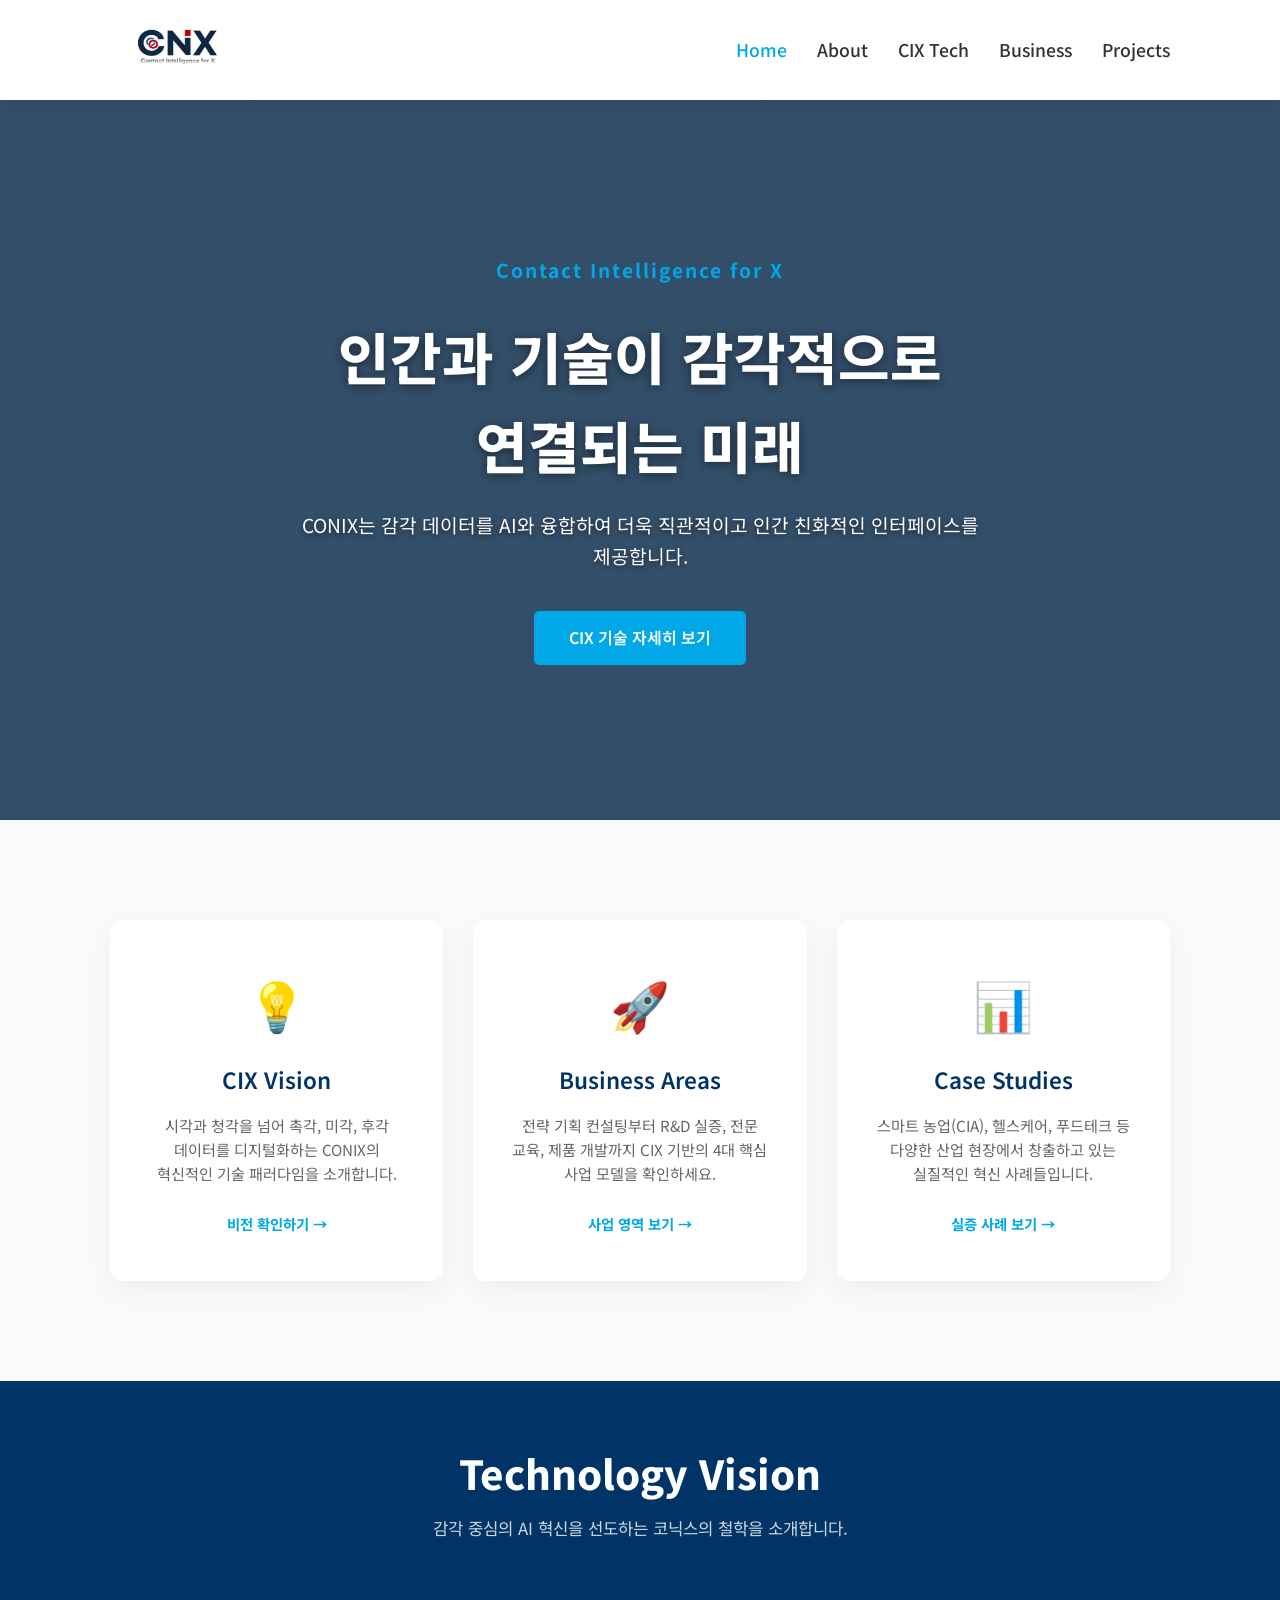
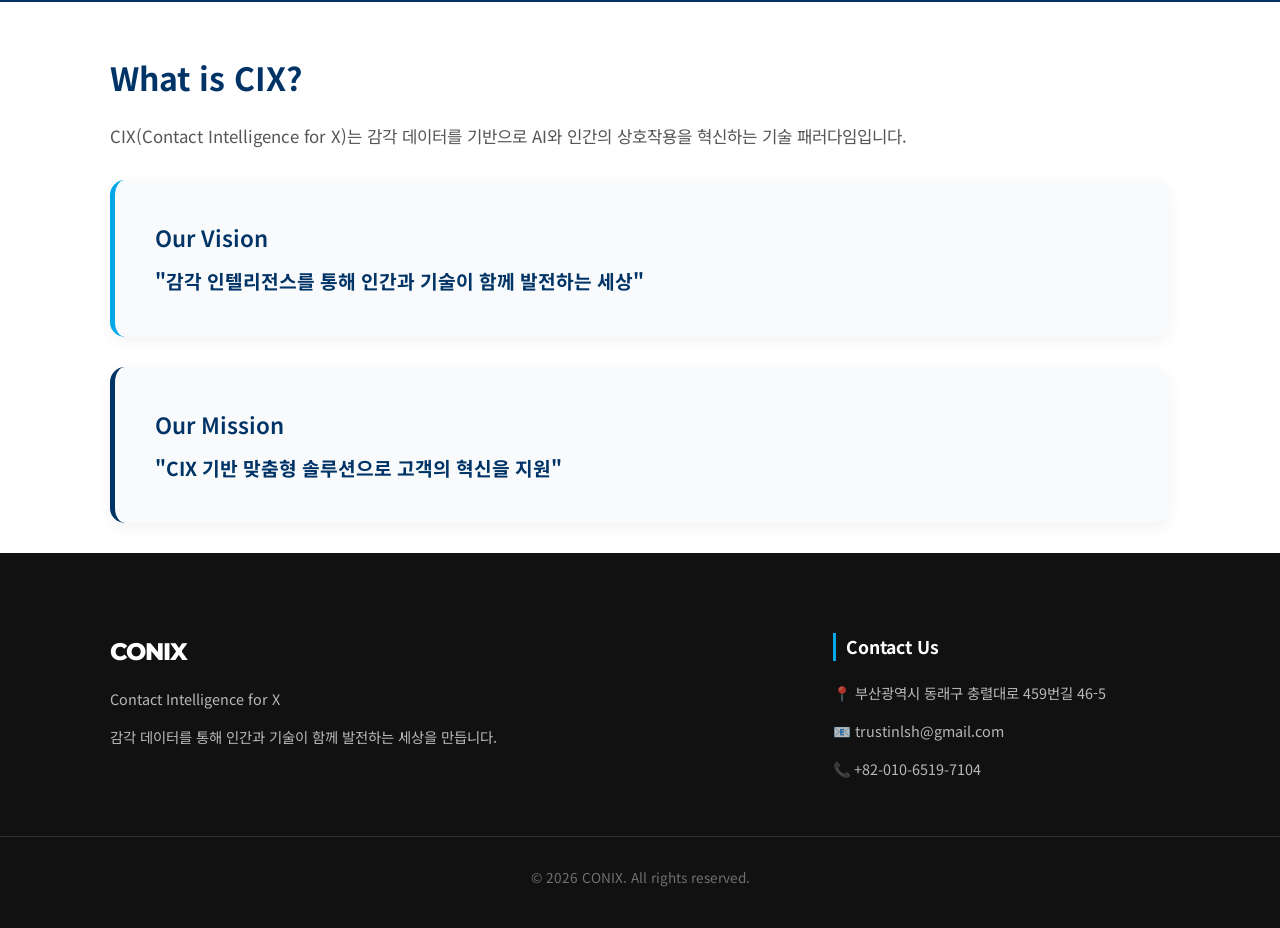
<file: index.html>
<!DOCTYPE html>
<html lang="ko">
<head>
    <meta charset="UTF-8">
    <meta name="viewport" content="width=device-width, initial-scale=1.0">
    <title>CONIX | Contact Intelligence for X</title>
    <link href="https://fonts.googleapis.com/css2?family=Noto+Sans+KR:wght@300;400;700&family=Montserrat:wght@700;800&display=swap" rel="stylesheet">
    <link rel="stylesheet" href="style.css">
</head>
<body>
   <div id="header-placeholder"></div>

    <header class="hero">
        <div class="container">
            <h2>Contact Intelligence for X</h2>
            <h1>인간과 기술이 감각적으로<br>연결되는 미래</h1>
            <p>CONIX는 감각 데이터를 AI와 융합하여 더욱 직관적이고 인간 친화적인 인터페이스를 제공합니다.</p>
            <a href="about.html" class="btn btn-primary">CIX 기술 자세히 보기</a>
        </div>
    </header>

    <section class="preview-section">
        <div class="container">
            <div class="preview-grid">
                <div class="preview-card">
                    <div class="icon">💡</div>
                    <h3>CIX Vision</h3>
                    <p>시각과 청각을 넘어 촉각, 미각, 후각 데이터를 디지털화하는 CONIX의 혁신적인 기술 패러다임을 소개합니다.</p>
                    <a href="about.html" class="link-btn">비전 확인하기 &rarr;</a>
                </div>
                <div class="preview-card">
                    <div class="icon">🚀</div>
                    <h3>Business Areas</h3>
                    <p>전략 기획 컨설팅부터 R&D 실증, 전문 교육, 제품 개발까지 CIX 기반의 4대 핵심 사업 모델을 확인하세요.</p>
                    <a href="business.html" class="link-btn">사업 영역 보기 &rarr;</a>
                </div>
                <div class="preview-card">
                    <div class="icon">📊</div>
                    <h3>Case Studies</h3>
                    <p>스마트 농업(CIA), 헬스케어, 푸드테크 등 다양한 산업 현장에서 창출하고 있는 실질적인 혁신 사례들입니다.</p>
                    <a href="projects.html" class="link-btn">실증 사례 보기 &rarr;</a>
                </div>
            </div>
        </div>
    </section>

   <body>
    <div id="header-placeholder"></div>

    <div class="sub-page-header">
        <div class="container">
            <h1>Technology Vision</h1>
            <p>감각 중심의 AI 혁신을 선도하는 코닉스의 철학을 소개합니다.</p>
        </div>
    </div>

    <section class="vision-section">
        <div class="container">
            <h2 style="color: var(--primary-color); margin-bottom: 20px;">What is CIX?</h2>
            <p>CIX(Contact Intelligence for X)는 감각 데이터를 기반으로 AI와 인간의 상호작용을 혁신하는 기술 패러다임입니다.</p>
            <div class="mission-box">
                <h3>Our Vision</h3>
                <p style="font-size: 1.2rem; font-weight: 700;">"감각 인텔리전스를 통해 인간과 기술이 함께 발전하는 세상"</p>
            </div>
            <div class="mission-box" style="border-left-color: var(--primary-color);">
                <h3>Our Mission</h3>
                <p style="font-size: 1.2rem; font-weight: 700;">"CIX 기반 맞춤형 솔루션으로 고객의 혁신을 지원"</p>
            </div>
        </div>
    </section>

    <div id="footer-placeholder"></div>

    <script src="common.js"></script>
</body>
</body>
</html>
</file>
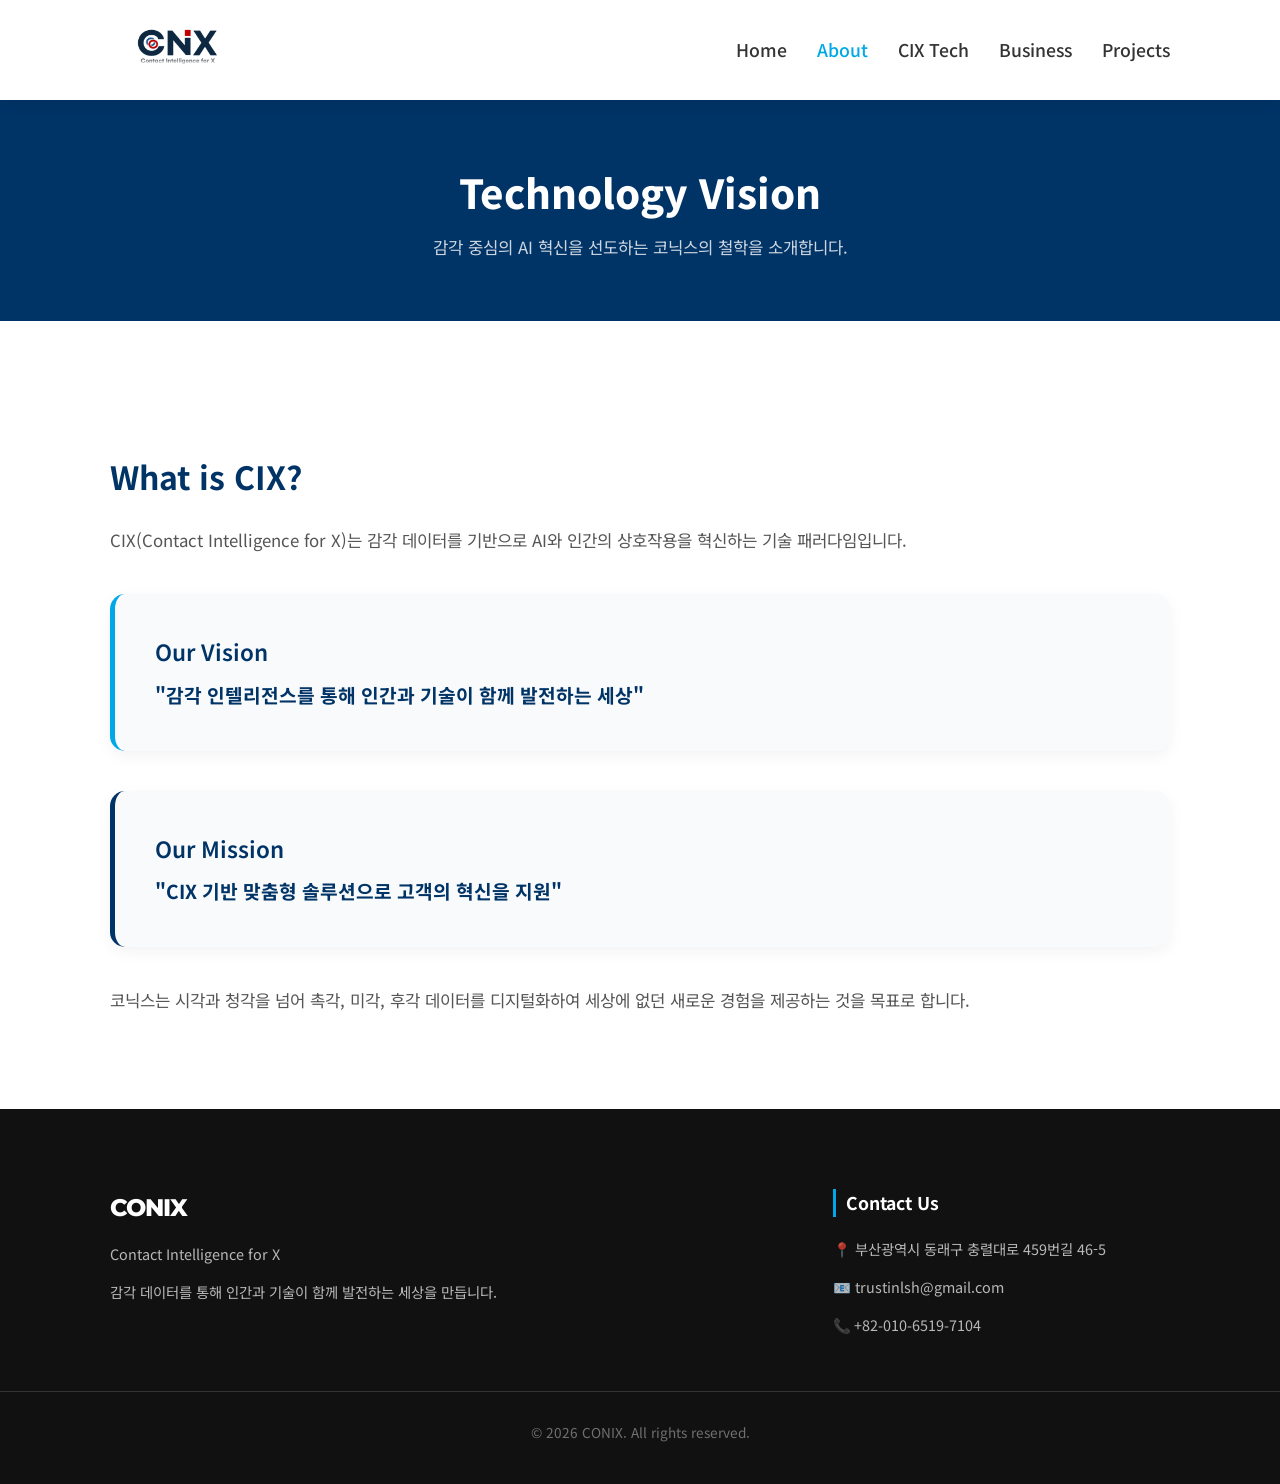
<file: about.html>
<!DOCTYPE html>
<html lang="ko">
<head>
    <meta charset="UTF-8">
    <meta name="viewport" content="width=device-width, initial-scale=1.0">
    <title>About | CONIX - 기술 비전</title>
    <link href="https://fonts.googleapis.com/css2?family=Noto+Sans+KR:wght@300;400;700&family=Montserrat:wght@700;800&display=swap" rel="stylesheet">
    <link rel="stylesheet" href="style.css">
    <style>
        .sub-page-header { background: var(--primary-color); padding: 60px 0; color: white; text-align: center; }
        .vision-section { padding: 80px 0; }
        .mission-box { background: var(--light-bg); padding: 40px; border-radius: 15px; border-left: 5px solid var(--accent-color); margin: 40px 0; }
    </style>
</head>
<body>
    <div id="header-placeholder"></div>

    <div class="sub-page-header section-padding" style="background: var(--primary-color); color: white; text-align: center;">
        <div class="container">
            <h1>Technology Vision</h1>
            <p style="color: rgba(255,255,255,0.8);">감각 중심의 AI 혁신을 선도하는 코닉스의 철학을 소개합니다.</p>
        </div>
    </div>

    <section class="vision-section section-padding">
        <div class="container">
            <h2>What is CIX?</h2>
            <p>CIX(Contact Intelligence for X)는 감각 데이터를 기반으로 AI와 인간의 상호작용을 혁신하는 기술 패러다임입니다.</p>

            <div class="mission-box">
                <h3>Our Vision</h3>
                <p>"감각 인텔리전스를 통해 인간과 기술이 함께 발전하는 세상"</p>
            </div>

            <div class="mission-box" style="border-left-color: var(--primary-color);"> <h3>Our Mission</h3>
                <p>"CIX 기반 맞춤형 솔루션으로 고객의 혁신을 지원"</p>
            </div>

            <p style="margin-top: 40px;">코닉스는 시각과 청각을 넘어 촉각, 미각, 후각 데이터를 디지털화하여 세상에 없던 새로운 경험을 제공하는 것을 목표로 합니다.</p>
        </div>
    </section>

    <div id="footer-placeholder"></div>

    <script src="common.js"></script>
</body>
</html>
</file>
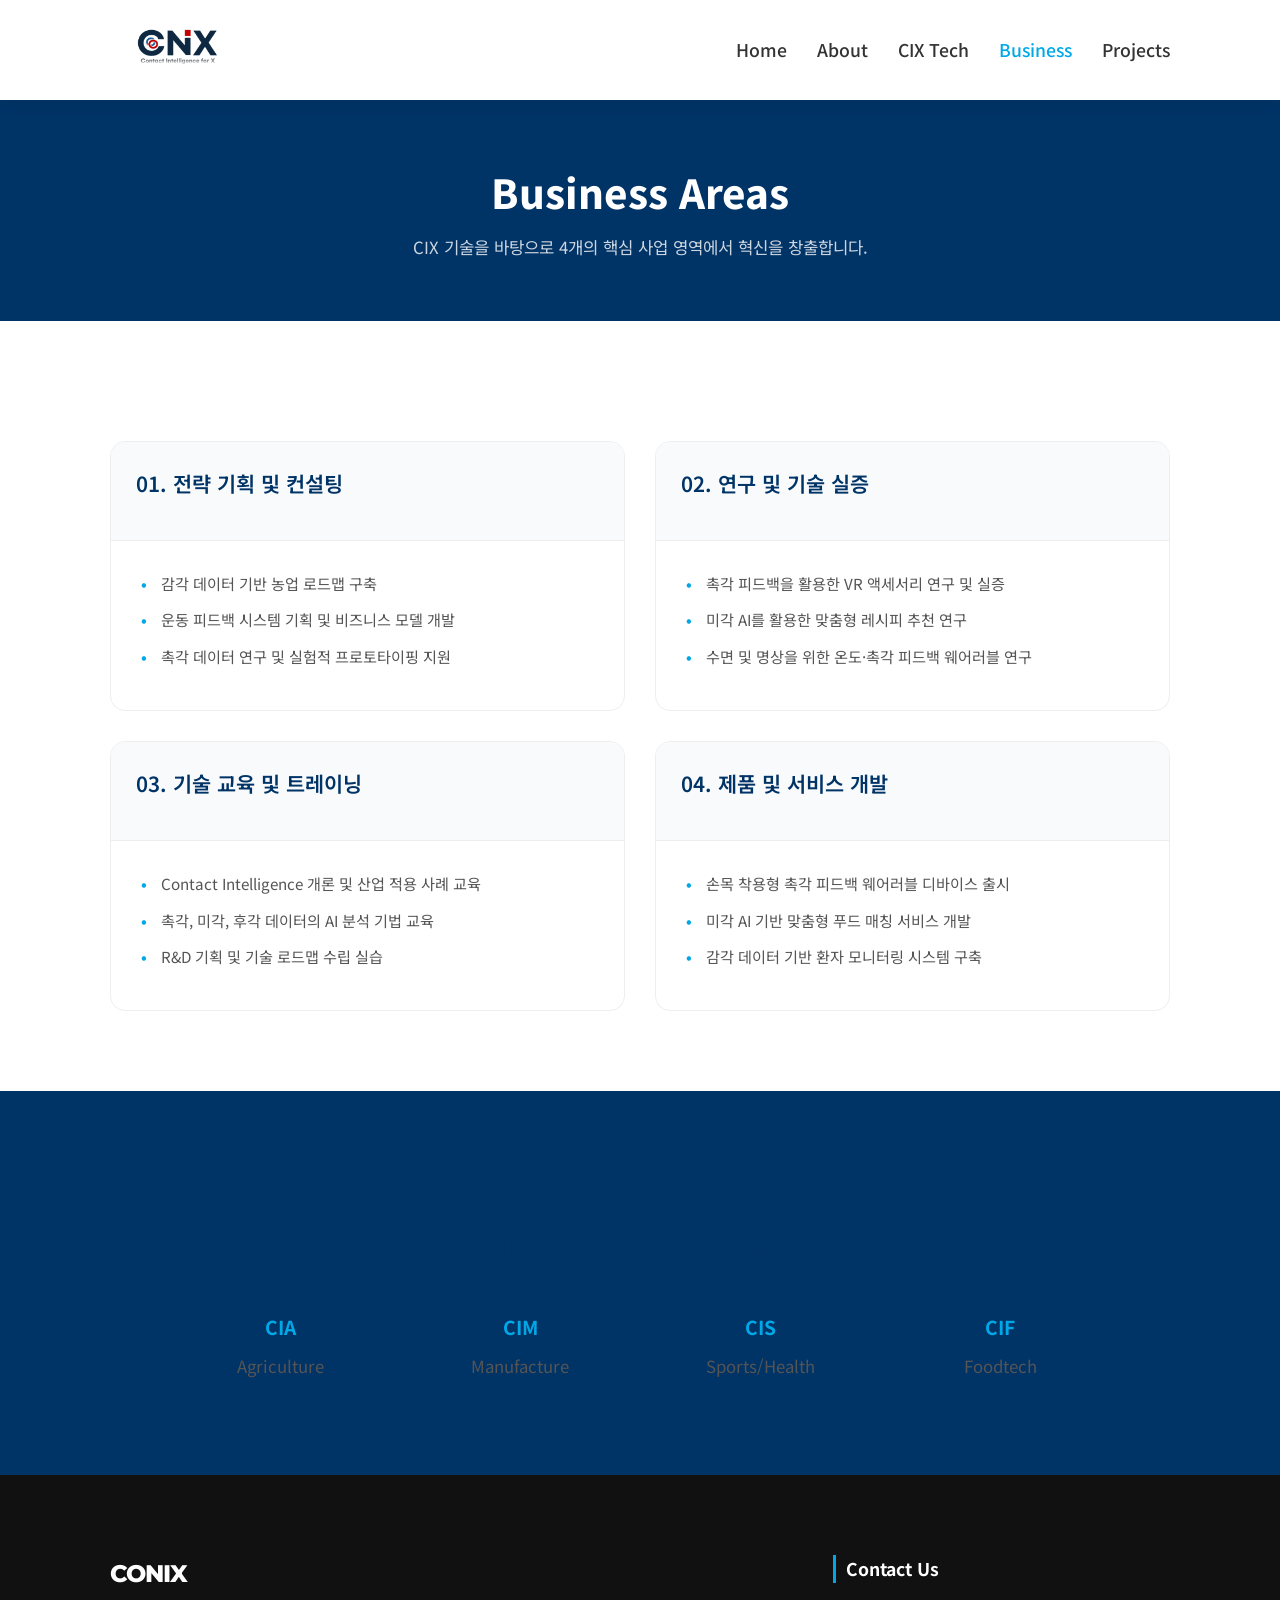
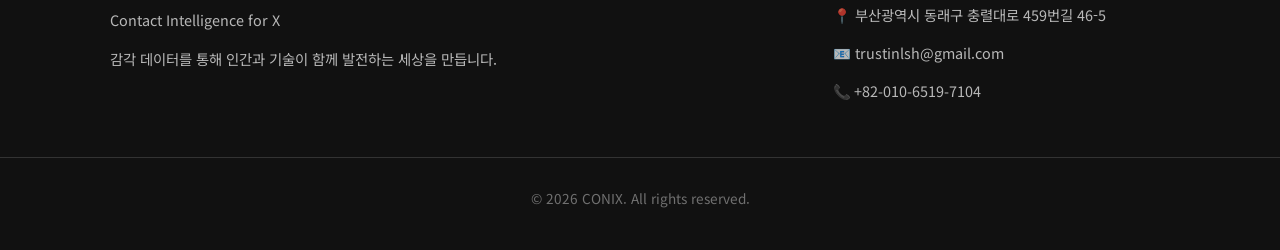
<file: business.html>
<!DOCTYPE html>
<html lang="ko">
<head>
    <meta charset="UTF-8">
    <meta name="viewport" content="width=device-width, initial-scale=1.0">
    <title>Business | CONIX - 사업 영역</title>
    <link href="https://fonts.googleapis.com/css2?family=Noto+Sans+KR:wght@300;400;700&family=Montserrat:wght@700;800&display=swap" rel="stylesheet">
    <link rel="stylesheet" href="style.css">
    <style>
        .sub-page-header { background: var(--primary-color); padding: 60px 0; color: white; text-align: center; }
        .business-section { padding: 80px 0; }
        .business-grid { display: grid; grid-template-columns: repeat(2, 1fr); gap: 30px; margin-top: 40px; }
        .business-card { background: var(--white); border: 1px solid #eee; border-radius: 15px; overflow: hidden; transition: 0.3s; }
        .business-card:hover { box-shadow: 0 15px 30px rgba(0,0,0,0.1); transform: translateY(-5px); }
        .card-header { background: var(--light-bg); padding: 25px; border-bottom: 1px solid #eee; }
        .card-header h3 { color: var(--primary-color); font-size: 1.3rem; }
        .card-body { padding: 30px; }
        .card-body ul { list-style: none; }
        .card-body li { margin-bottom: 12px; padding-left: 20px; position: relative; font-size: 0.95rem; color: #555; }
        .card-body li::before { content: '•'; color: var(--accent-color); position: absolute; left: 0; font-weight: bold; }
        .industry-section { background-color: var(--primary-color); color: white; padding: 80px 0; text-align: center; }
        .industry-flex { display: flex; justify-content: center; flex-wrap: wrap; gap: 40px; margin-top: 40px; }
        .industry-item { flex: 1; min-width: 150px; max-width: 200px; }
        .industry-item h4 { color: var(--accent-color); margin-bottom: 10px; font-size: 1.2rem; }
        @media (max-width: 768px) { .business-grid { grid-template-columns: 1fr; } }
    </style>
</head>
<body>
    <div id="header-placeholder"></div>

    <div class="sub-page-header">
        <div class="container">
            <h1>Business Areas</h1>
            <p>CIX 기술을 바탕으로 4개의 핵심 사업 영역에서 혁신을 창출합니다.</p>
        </div>
    </div>

    <section class="business-section">
        <div class="container">
            <div class="business-grid">
                <div class="business-card">
                    <div class="card-header"><h3>01. 전략 기획 및 컨설팅</h3></div>
                    <div class="card-body">
                        <ul>
                            <li>감각 데이터 기반 농업 로드맵 구축</li>
                            <li>운동 피드백 시스템 기획 및 비즈니스 모델 개발</li>
                            <li>촉각 데이터 연구 및 실험적 프로토타이핑 지원</li>
                        </ul>
                    </div>
                </div>
                <div class="business-card">
                    <div class="card-header"><h3>02. 연구 및 기술 실증</h3></div>
                    <div class="card-body">
                        <ul>
                            <li>촉각 피드백을 활용한 VR 액세서리 연구 및 실증</li>
                            <li>미각 AI를 활용한 맞춤형 레시피 추천 연구</li>
                            <li>수면 및 명상을 위한 온도·촉각 피드백 웨어러블 연구</li>
                        </ul>
                    </div>
                </div>
                <div class="business-card">
                    <div class="card-header"><h3>03. 기술 교육 및 트레이닝</h3></div>
                    <div class="card-body">
                        <ul>
                            <li>Contact Intelligence 개론 및 산업 적용 사례 교육</li>
                            <li>촉각, 미각, 후각 데이터의 AI 분석 기법 교육</li>
                            <li>R&D 기획 및 기술 로드맵 수립 실습</li>
                        </ul>
                    </div>
                </div>
                <div class="business-card">
                    <div class="card-header"><h3>04. 제품 및 서비스 개발</h3></div>
                    <div class="card-body">
                        <ul>
                            <li>손목 착용형 촉각 피드백 웨어러블 디바이스 출시</li>
                            <li>미각 AI 기반 맞춤형 푸드 매칭 서비스 개발</li>
                            <li>감각 데이터 기반 환자 모니터링 시스템 구축</li>
                        </ul>
                    </div>
                </div>
            </div>
        </div>
    </section>

    <section class="industry-section">
        <div class="container">
            <h2>CIX for Your Industry</h2>
            <div class="industry-flex">
                <div class="industry-item"><h4>CIA</h4><p>Agriculture</p></div>
                <div class="industry-item"><h4>CIM</h4><p>Manufacture</p></div>
                <div class="industry-item"><h4>CIS</h4><p>Sports/Health</p></div>
                <div class="industry-item"><h4>CIF</h4><p>Foodtech</p></div>
            </div>
        </div>
    </section>

   <div id="footer-placeholder"></div>

    <script src="common.js"></script>
</body>
</html>
</file>
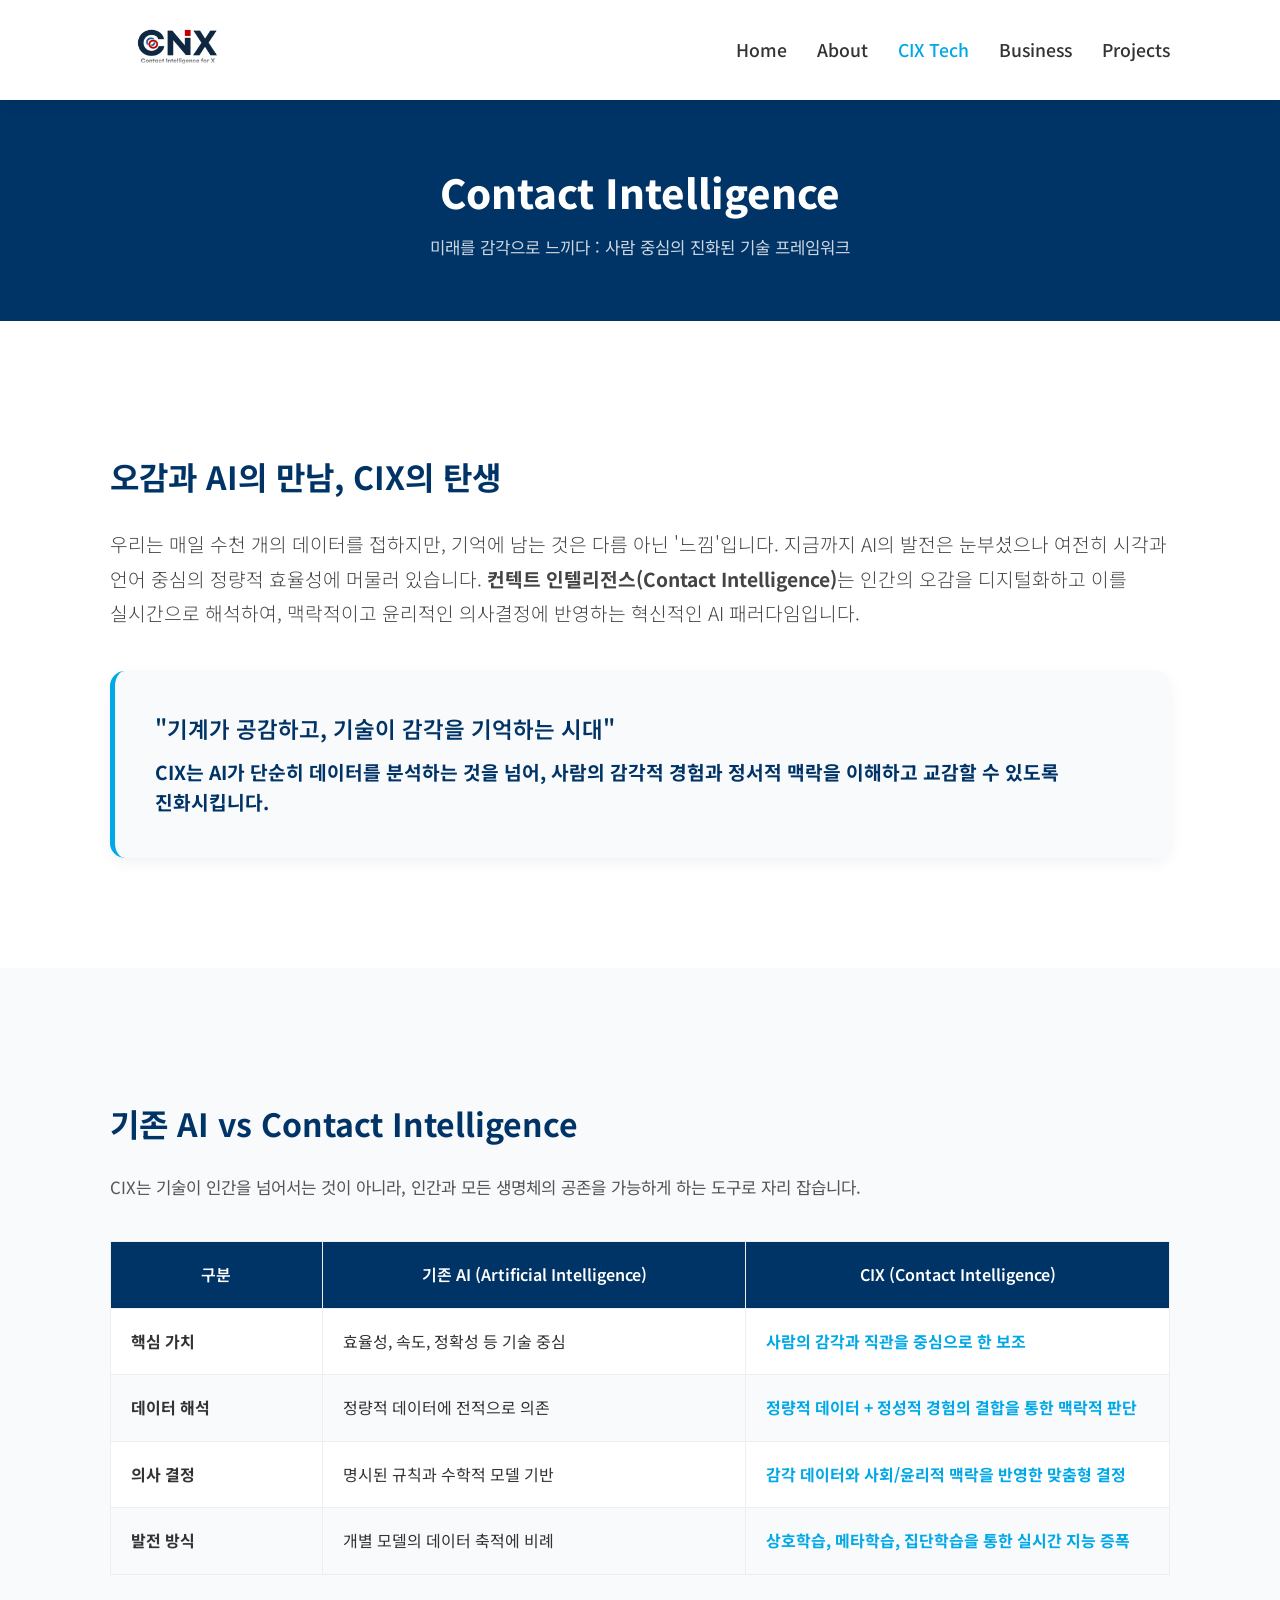
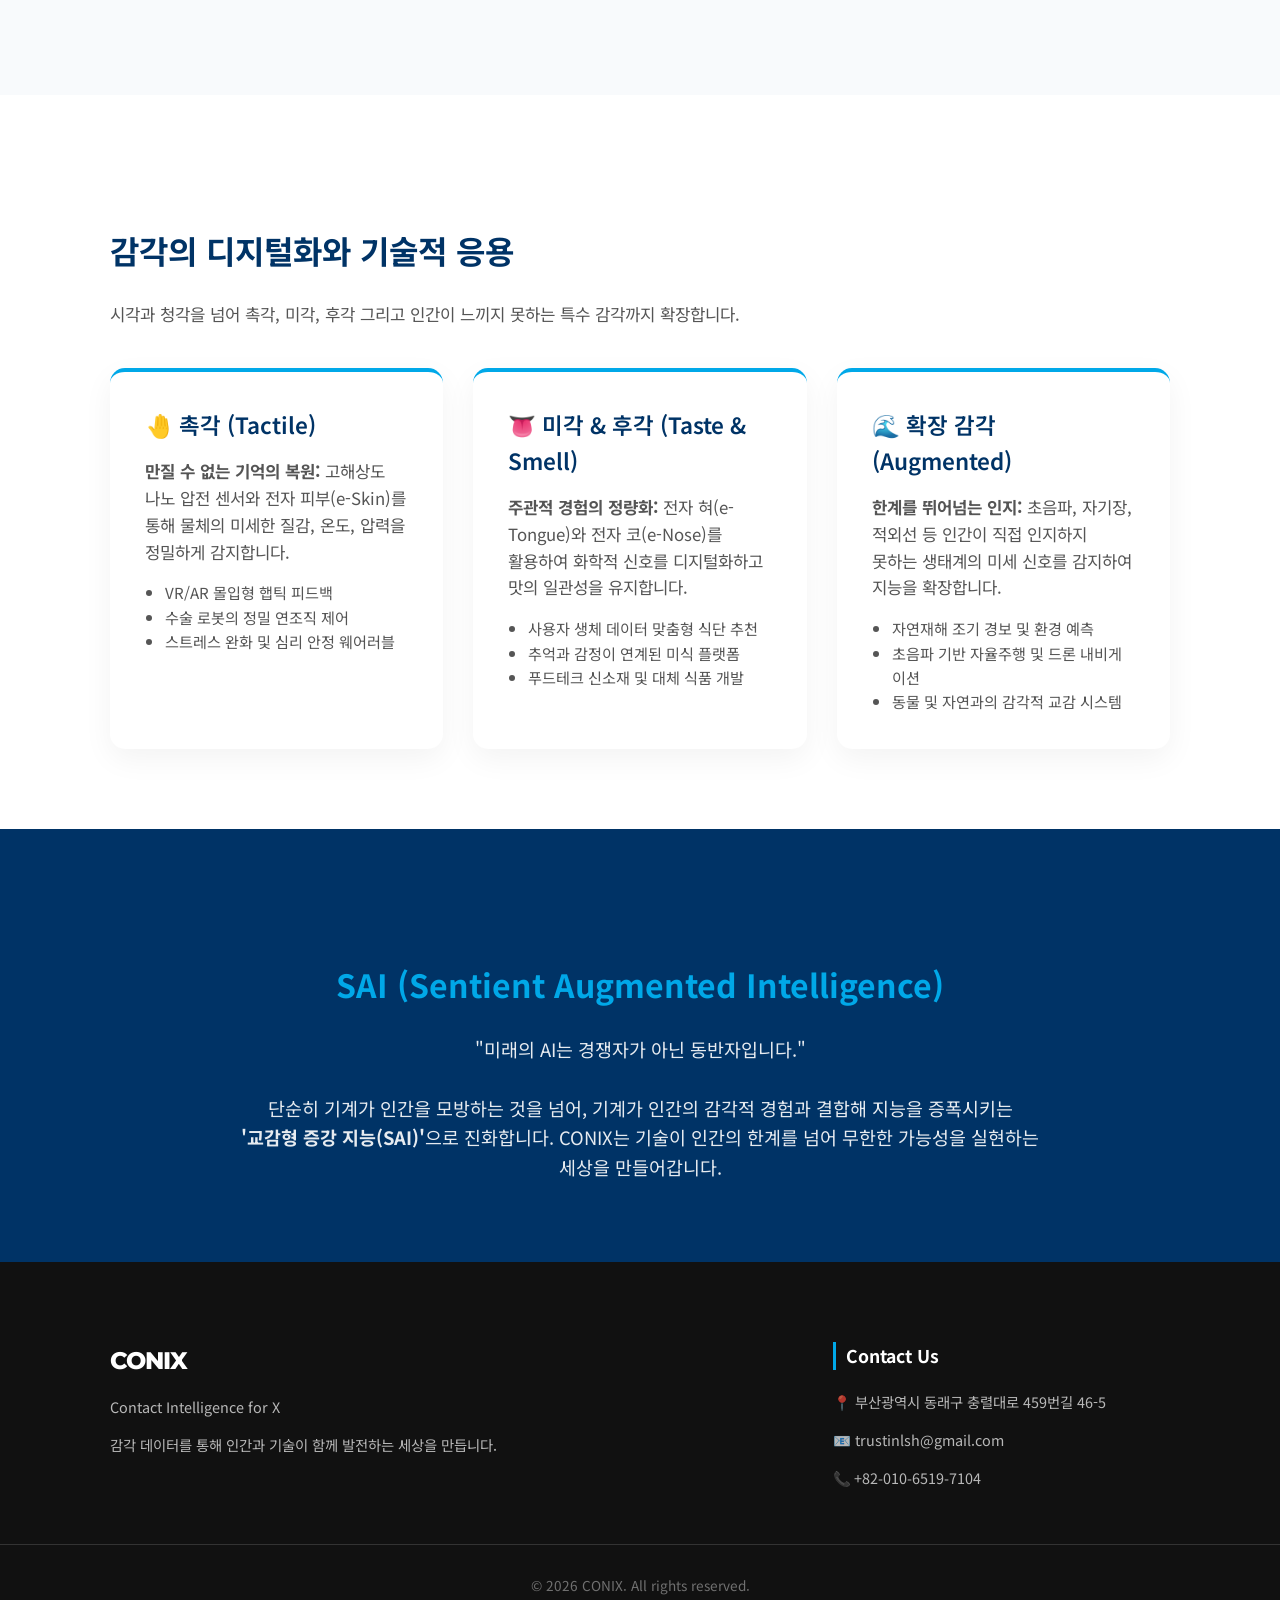
<file: cix.html>
<!DOCTYPE html>
<html lang="ko">
<head>
    <meta charset="UTF-8">
    <meta name="viewport" content="width=device-width, initial-scale=1.0">
    <title>CIX Technology | CONIX</title>
    <link href="https://fonts.googleapis.com/css2?family=Noto+Sans+KR:wght@300;400;700&family=Montserrat:wght@700;800&display=swap" rel="stylesheet">
    <link rel="stylesheet" href="style.css">
    <style>
        /* CIX 페이지 전용 추가 스타일 */
        .cix-intro { font-size: 1.2rem; font-weight: 300; line-height: 1.8; color: #444; margin-bottom: 40px; }
        .cix-grid { display: grid; grid-template-columns: repeat(auto-fit, minmax(300px, 1fr)); gap: 30px; margin-top: 40px; }
        .cix-card { background: var(--white); padding: 35px; border-radius: 15px; box-shadow: 0 10px 30px rgba(0,0,0,0.05); border-top: 4px solid var(--accent-color); transition: transform 0.3s; }
        .cix-card:hover { transform: translateY(-5px); }
        .cix-card h3 { color: var(--primary-color); margin-top: 0; }
        
        /* 비교 테이블 스타일 */
        .vs-table-container { overflow-x: auto; margin-top: 40px; margin-bottom: 40px; }
        .vs-table { width: 100%; border-collapse: collapse; background: var(--white); box-shadow: 0 5px 15px rgba(0,0,0,0.05); }
        .vs-table th, .vs-table td { border: 1px solid #eee; padding: 20px; text-align: left; }
        .vs-table th { background-color: var(--primary-color); color: white; font-weight: 600; text-align: center; }
        .vs-table tr:nth-child(even) { background-color: var(--light-bg); }
        .vs-highlight { color: var(--accent-color); font-weight: 700; }
    </style>
</head>
<body>

    <div id="header-placeholder"></div>

    <div class="sub-page-header section-padding">
        <div class="container">
            <h1>Contact Intelligence</h1>
            <p>미래를 감각으로 느끼다 : 사람 중심의 진화된 기술 프레임워크</p>
        </div>
    </div>

    <section class="section-padding">
        <div class="container">
            <h2>오감과 AI의 만남, CIX의 탄생</h2>
            <p class="cix-intro">
                우리는 매일 수천 개의 데이터를 접하지만, 기억에 남는 것은 다름 아닌 '느낌'입니다. 
                지금까지 AI의 발전은 눈부셨으나 여전히 시각과 언어 중심의 정량적 효율성에 머물러 있습니다. 
                <strong>컨텍트 인텔리전스(Contact Intelligence)</strong>는 인간의 오감을 디지털화하고 이를 실시간으로 해석하여, 맥락적이고 윤리적인 의사결정에 반영하는 혁신적인 AI 패러다임입니다.
            </p>
            
            <div class="mission-box" style="margin-top: 0;">
                <h3>"기계가 공감하고, 기술이 감각을 기억하는 시대"</h3>
                <p>CIX는 AI가 단순히 데이터를 분석하는 것을 넘어, 사람의 감각적 경험과 정서적 맥락을 이해하고 교감할 수 있도록 진화시킵니다.</p>
            </div>
        </div>
    </section>

    <section class="section-padding" style="background-color: var(--light-bg);">
        <div class="container">
            <h2>기존 AI vs Contact Intelligence</h2>
            <p>CIX는 기술이 인간을 넘어서는 것이 아니라, 인간과 모든 생명체의 공존을 가능하게 하는 도구로 자리 잡습니다.</p>
            
            <div class="vs-table-container">
                <table class="vs-table">
                    <thead>
                        <tr>
                            <th style="width: 20%;">구분</th>
                            <th style="width: 40%;">기존 AI (Artificial Intelligence)</th>
                            <th style="width: 40%;">CIX (Contact Intelligence)</th>
                        </tr>
                    </thead>
                    <tbody>
                        <tr>
                            <td><strong>핵심 가치</strong></td>
                            <td>효율성, 속도, 정확성 등 기술 중심</td>
                            <td class="vs-highlight">사람의 감각과 직관을 중심으로 한 보조</td>
                        </tr>
                        <tr>
                            <td><strong>데이터 해석</strong></td>
                            <td>정량적 데이터에 전적으로 의존</td>
                            <td class="vs-highlight">정량적 데이터 + 정성적 경험의 결합을 통한 맥락적 판단</td>
                        </tr>
                        <tr>
                            <td><strong>의사 결정</strong></td>
                            <td>명시된 규칙과 수학적 모델 기반</td>
                            <td class="vs-highlight">감각 데이터와 사회/윤리적 맥락을 반영한 맞춤형 결정</td>
                        </tr>
                        <tr>
                            <td><strong>발전 방식</strong></td>
                            <td>개별 모델의 데이터 축적에 비례</td>
                            <td class="vs-highlight">상호학습, 메타학습, 집단학습을 통한 실시간 지능 증폭</td>
                        </tr>
                    </tbody>
                </table>
            </div>
        </div>
    </section>

    <section class="section-padding">
        <div class="container">
            <h2>감각의 디지털화와 기술적 응용</h2>
            <p>시각과 청각을 넘어 촉각, 미각, 후각 그리고 인간이 느끼지 못하는 특수 감각까지 확장합니다.</p>
            
            <div class="cix-grid">
                <div class="cix-card">
                    <h3>🤚 촉각 (Tactile)</h3>
                    <p><strong>만질 수 없는 기억의 복원:</strong> 고해상도 나노 압전 센서와 전자 피부(e-Skin)를 통해 물체의 미세한 질감, 온도, 압력을 정밀하게 감지합니다.</p>
                    <ul style="margin-top: 15px; padding-left: 20px; color: #555; font-size: 0.95rem;">
                        <li>VR/AR 몰입형 햅틱 피드백</li>
                        <li>수술 로봇의 정밀 연조직 제어</li>
                        <li>스트레스 완화 및 심리 안정 웨어러블</li>
                    </ul>
                </div>
                
                <div class="cix-card">
                    <h3>👅 미각 & 후각 (Taste & Smell)</h3>
                    <p><strong>주관적 경험의 정량화:</strong> 전자 혀(e-Tongue)와 전자 코(e-Nose)를 활용하여 화학적 신호를 디지털화하고 맛의 일관성을 유지합니다.</p>
                    <ul style="margin-top: 15px; padding-left: 20px; color: #555; font-size: 0.95rem;">
                        <li>사용자 생체 데이터 맞춤형 식단 추천</li>
                        <li>추억과 감정이 연계된 미식 플랫폼</li>
                        <li>푸드테크 신소재 및 대체 식품 개발</li>
                    </ul>
                </div>
                
                <div class="cix-card">
                    <h3>🌊 확장 감각 (Augmented)</h3>
                    <p><strong>한계를 뛰어넘는 인지:</strong> 초음파, 자기장, 적외선 등 인간이 직접 인지하지 못하는 생태계의 미세 신호를 감지하여 지능을 확장합니다.</p>
                    <ul style="margin-top: 15px; padding-left: 20px; color: #555; font-size: 0.95rem;">
                        <li>자연재해 조기 경보 및 환경 예측</li>
                        <li>초음파 기반 자율주행 및 드론 내비게이션</li>
                        <li>동물 및 자연과의 감각적 교감 시스템</li>
                    </ul>
                </div>
            </div>
        </div>
    </section>

    <section class="section-padding" style="background-color: var(--primary-color); color: white; text-align: center;">
        <div class="container">
            <h2 style="color: var(--accent-color);">SAI (Sentient Augmented Intelligence)</h2>
            <p style="color: rgba(255,255,255,0.9); font-size: 1.15rem; max-width: 800px; margin: 0 auto;">
                "미래의 AI는 경쟁자가 아닌 동반자입니다."<br><br>
                단순히 기계가 인간을 모방하는 것을 넘어, 기계가 인간의 감각적 경험과 결합해 지능을 증폭시키는 <strong>'교감형 증강 지능(SAI)'</strong>으로 진화합니다. CONIX는 기술이 인간의 한계를 넘어 무한한 가능성을 실현하는 세상을 만들어갑니다.
            </p>
        </div>
    </section>

    <div id="footer-placeholder"></div>

    <script src="common.js"></script>
</body>
</html>
</file>
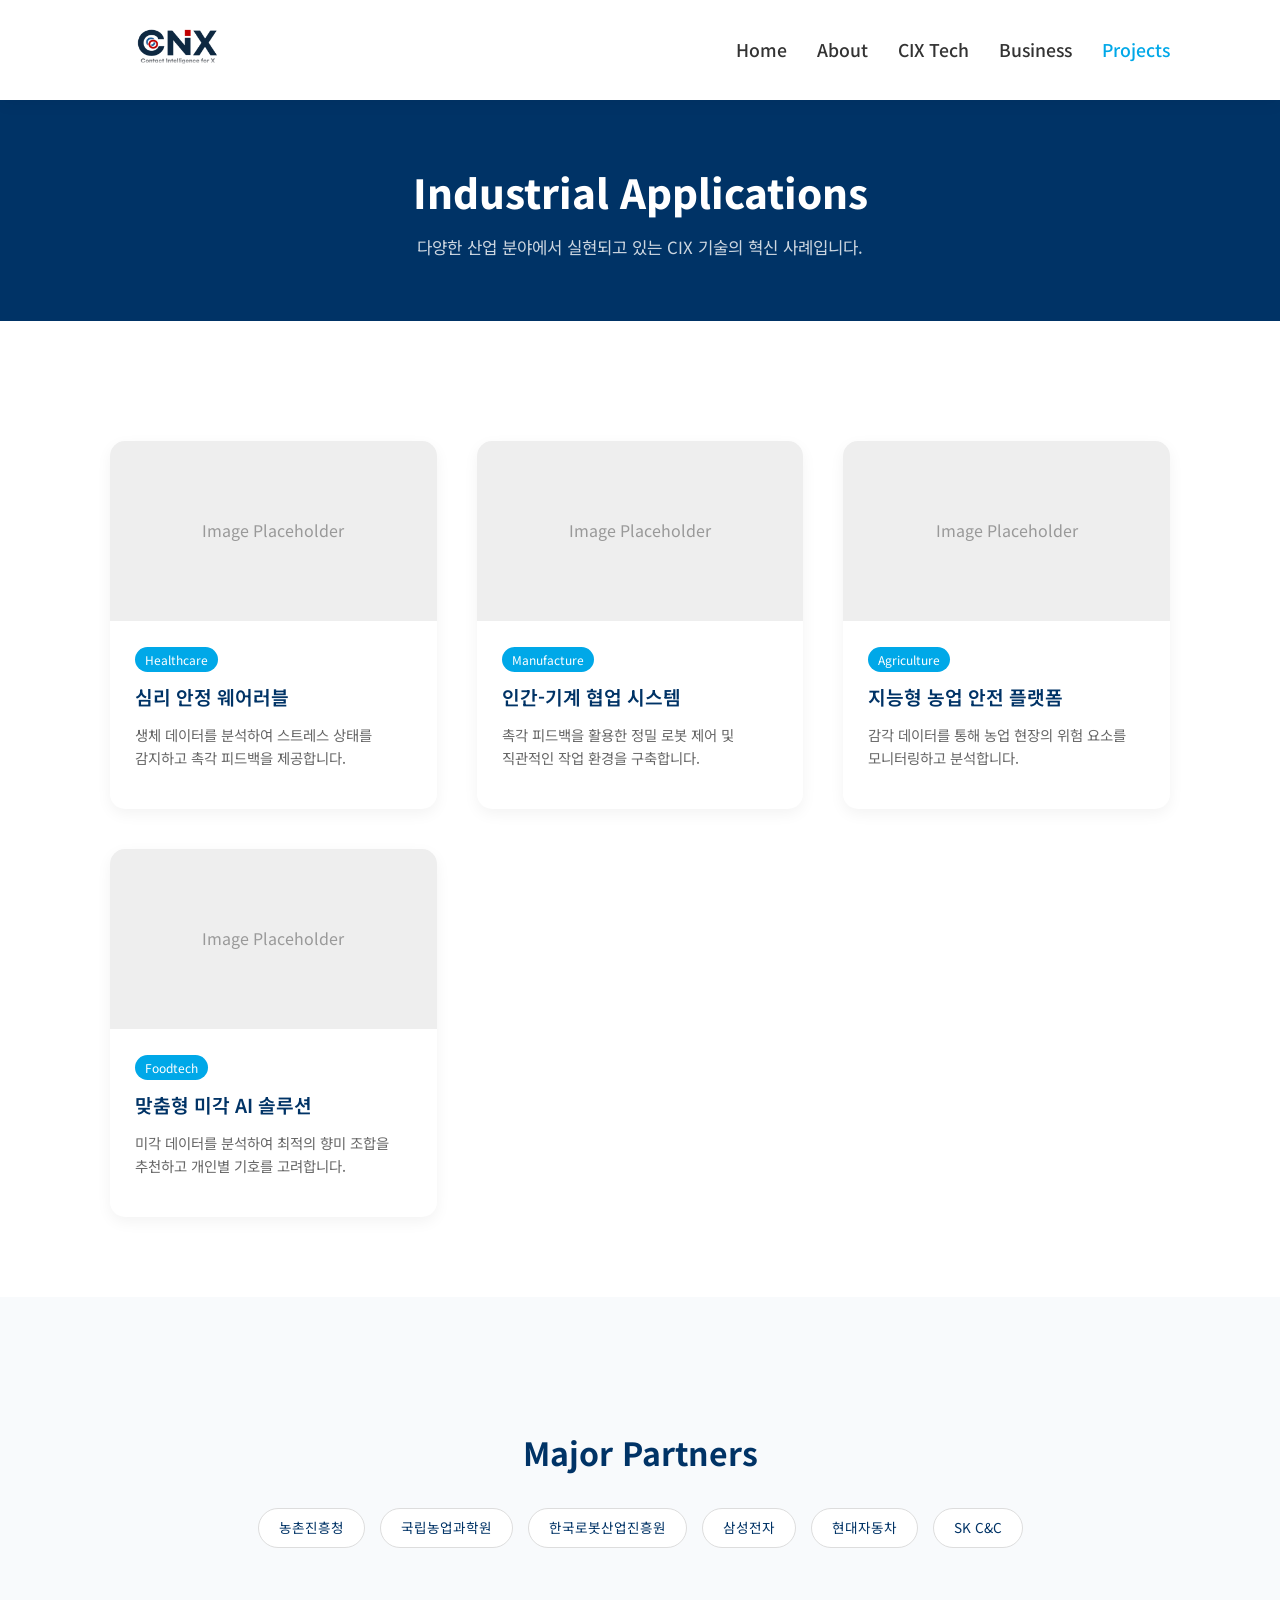
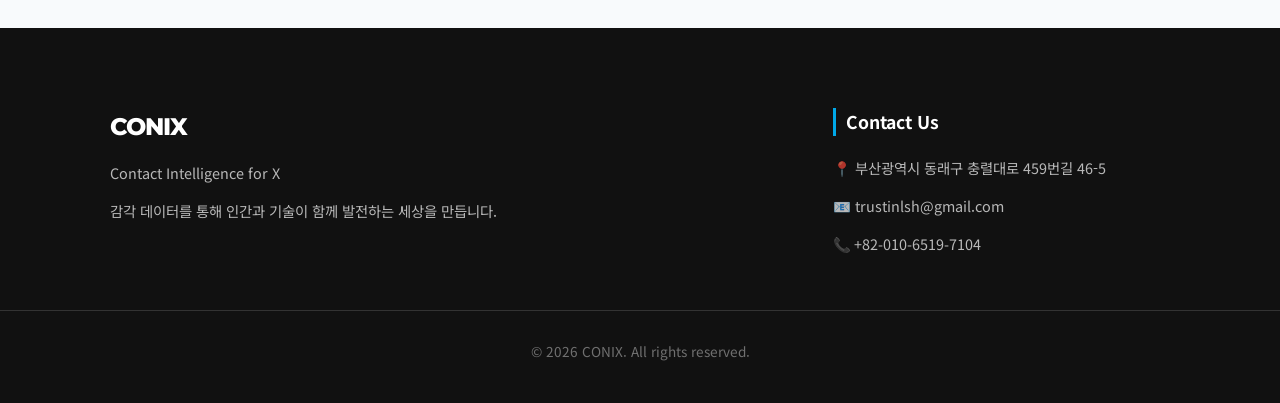
<file: projects.html>
<!DOCTYPE html>
<html lang="ko">
<head>
    <meta charset="UTF-8">
    <meta name="viewport" content="width=device-width, initial-scale=1.0">
    <title>Projects | CONIX - 실증 사례</title>
    <link href="https://fonts.googleapis.com/css2?family=Noto+Sans+KR:wght@300;400;700&family=Montserrat:wght@700;800&display=swap" rel="stylesheet">
    <link rel="stylesheet" href="style.css">
    <style>
        .sub-page-header { background: var(--primary-color); padding: 60px 0; color: white; text-align: center; }
        .project-section { padding: 80px 0; }
        .case-grid { display: grid; grid-template-columns: repeat(auto-fit, minmax(300px, 1fr)); gap: 40px; margin-top: 40px; }
        .case-item { background: var(--white); border-radius: 15px; overflow: hidden; box-shadow: 0 5px 15px rgba(0,0,0,0.05); }
        .case-image { height: 180px; background: #eee; display: flex; align-items: center; justify-content: center; color: #999; }
        .case-content { padding: 25px; }
        .case-tag { background: var(--accent-color); color: white; padding: 3px 10px; border-radius: 20px; font-size: 0.75rem; margin-bottom: 10px; display: inline-block; }
        .case-content h3 { margin-bottom: 10px; color: var(--primary-color); font-size: 1.2rem; }
        .case-content p { font-size: 0.9rem; color: #666; }
        .partner-section { background: var(--light-bg); padding: 80px 0; text-align: center; }
        .partner-list { display: flex; flex-wrap: wrap; justify-content: center; gap: 15px; margin-top: 30px; }
        .partner-tag { background: white; padding: 8px 20px; border-radius: 50px; border: 1px solid #ddd; font-size: 0.85rem; color: var(--primary-color); }
    </style>
</head>
<body>
    <div id="header-placeholder"></div>

    <div class="sub-page-header">
        <div class="container">
            <h1>Industrial Applications</h1>
            <p>다양한 산업 분야에서 실현되고 있는 CIX 기술의 혁신 사례입니다.</p>
        </div>
    </div>

    <section class="project-section">
        <div class="container">
            <div class="case-grid">
                <div class="case-item">
                    <div class="case-image">Image Placeholder</div>
                    <div class="case-content">
                        <span class="case-tag">Healthcare</span>
                        <h3>심리 안정 웨어러블</h3>
                        <p>생체 데이터를 분석하여 스트레스 상태를 감지하고 촉각 피드백을 제공합니다.</p>
                    </div>
                </div>
                <div class="case-item">
                    <div class="case-image">Image Placeholder</div>
                    <div class="case-content">
                        <span class="case-tag">Manufacture</span>
                        <h3>인간-기계 협업 시스템</h3>
                        <p>촉각 피드백을 활용한 정밀 로봇 제어 및 직관적인 작업 환경을 구축합니다.</p>
                    </div>
                </div>
                <div class="case-item">
                    <div class="case-image">Image Placeholder</div>
                    <div class="case-content">
                        <span class="case-tag">Agriculture</span>
                        <h3>지능형 농업 안전 플랫폼</h3>
                        <p>감각 데이터를 통해 농업 현장의 위험 요소를 모니터링하고 분석합니다.</p>
                    </div>
                </div>
                <div class="case-item">
                    <div class="case-image">Image Placeholder</div>
                    <div class="case-content">
                        <span class="case-tag">Foodtech</span>
                        <h3>맞춤형 미각 AI 솔루션</h3>
                        <p>미각 데이터를 분석하여 최적의 향미 조합을 추천하고 개인별 기호를 고려합니다.</p>
                    </div>
                </div>
            </div>
        </div>
    </section>

    <section class="partner-section">
        <div class="container">
            <h2>Major Partners</h2>
            <div class="partner-list">
                <span class="partner-tag">농촌진흥청</span>
                <span class="partner-tag">국립농업과학원</span>
                <span class="partner-tag">한국로봇산업진흥원</span>
                <span class="partner-tag">삼성전자</span>
                <span class="partner-tag">현대자동차</span>
                <span class="partner-tag">SK C&C</span>
            </div>
        </div>
    </section>

    <div id="footer-placeholder"></div>

    <script src="common.js"></script>
</body>
</html>
</file>
<file: style.css>
/* =========================================
   CONIX Website - Main Stylesheet
========================================= */

:root {
    --primary-color: #003366; /* 코닉스 딥 블루 */
    --accent-color: #00a8e8;  /* 강조 스카이 블루 */
    --text-color: #333333;    /* 기본 텍스트 짙은 회색 */
    --light-bg: #f8fafc;      /* 연한 배경색 */
    --white: #ffffff;
}

/* --- 1. 초기화 및 기본 폰트 --- */
* { margin: 0; padding: 0; box-sizing: border-box; }
body { 
    font-family: 'Noto Sans KR', sans-serif; 
    color: var(--text-color); 
    line-height: 1.6; 
    background-color: var(--white); 
}
.container { max-width: 1100px; margin: 0 auto; padding: 0 20px; }
.section-padding { padding: 80px 0; }

/* --- 2. 글로벌 타이포그래피 (글씨 기본 규칙) --- */
h1 { font-size: 2.5rem; color: var(--primary-color); margin-bottom: 20px; font-weight: 800; }
h2 { font-size: 2rem; color: var(--primary-color); margin-bottom: 25px; margin-top: 50px; font-weight: 700; }
h3 { font-size: 1.4rem; color: var(--primary-color); margin-bottom: 15px; font-weight: 600; }
p { font-size: 1.05rem; color: #555; margin-bottom: 15px; word-break: keep-all; }

/* 버튼 공통 디자인 */
.btn { display: inline-block; padding: 14px 35px; border-radius: 5px; text-decoration: none; font-weight: 600; transition: 0.3s; cursor: pointer; border: none; }
.btn-primary { background-color: var(--accent-color); color: var(--white); }
.btn-primary:hover { background-color: #008bc0; }


/* --- 3. 헤더 및 네비게이션 (상단 메뉴) --- */
nav { 
    background: var(--white); 
    height: 100px; 
    display: flex; 
    align-items: center; 
    position: sticky; 
    top: 0; 
    z-index: 1000; 
    box-shadow: 0 4px 15px rgba(0,0,0,0.05); 
}
.nav-container { display: flex; justify-content: space-between; align-items: center; width: 100%; }

/* 로고 영역 (글씨 밑줄 제거 및 깔끔한 정렬) */
.logo-container { display: flex; align-items: center; text-decoration: none; gap: 20px; border: none; outline: none; }
.logo-img { height: 65px; width: auto; object-fit: contain; }
/* 만약 로고 텍스트를 사용할 경우를 대비한 스타일 */
.logo-text { font-family: 'Montserrat', sans-serif; font-size: 1.8rem; font-weight: 800; color: var(--primary-color); letter-spacing: -1.5px; } 

/* 메뉴 링크 */
.nav-links { list-style: none; display: flex; }
.nav-links li { margin-left: 30px; }
.nav-links a { text-decoration: none; color: var(--text-color); font-weight: 500; font-size: 1.1rem; transition: color 0.3s; }
.nav-links a:hover, .nav-links a.active { color: var(--accent-color); }


/* --- 4. 메인 페이지 전용 디자인 --- */
/* 히어로 섹션 (어두운 배경이므로 글씨를 강제로 흰색 처리) */
.hero { background: linear-gradient(rgba(0, 34, 68, 0.8), rgba(0, 34, 68, 0.8)), url('https://images.unsplash.com/photo-1518770660439-4636190af475?auto=format&fit=crop&q=80') center/cover; height: 80vh; display: flex; align-items: center; text-align: center; }
.hero h1 { font-size: 3.5rem; color: #ffffff; text-shadow: 0 2px 10px rgba(0,0,0,0.5); }
.hero h2 { font-size: 1.2rem; color: var(--accent-color); margin-top: 0; letter-spacing: 2px; }
.hero p { color: #ffffff; font-size: 1.2rem; max-width: 700px; margin: 0 auto 40px; text-shadow: 0 2px 5px rgba(0,0,0,0.5); }

/* 프리뷰 카드 섹션 */
.preview-section { padding: 100px 0; background-color: var(--light-bg); }
.preview-grid { display: grid; grid-template-columns: repeat(auto-fit, minmax(300px, 1fr)); gap: 30px; }
.preview-card { background: var(--white); padding: 45px 35px; border-radius: 12px; box-shadow: 0 10px 30px rgba(0,0,0,0.05); text-align: center; transition: transform 0.3s; }
.preview-card:hover { transform: translateY(-10px); }
.preview-card .icon { font-size: 3rem; margin-bottom: 20px; }
.preview-card h3 { color: var(--primary-color); margin-top: 0; margin-bottom: 15px; font-size: 1.4rem; }
.preview-card p { font-size: 0.95rem; color: #666; margin-bottom: 25px; }
.link-btn { color: var(--accent-color); text-decoration: none; font-weight: 700; font-size: 0.9rem; }


/* --- 5. 서브 페이지 전용 디자인 --- */
/* 서브페이지 상단 타이틀 (파란 배경 + 흰 글씨 고정) */
.sub-page-header { background-color: var(--primary-color); padding: 60px 0; text-align: center; }
.sub-page-header h1 { color: #ffffff; margin-bottom: 10px; margin-top: 0; }
.sub-page-header p { color: rgba(255, 255, 255, 0.8); margin-bottom: 0; }

/* 핵심 가치 박스 (About 등) */
.mission-box { background: var(--light-bg); padding: 40px; border-radius: 15px; border-left: 5px solid var(--accent-color); margin-top: 30px; margin-bottom: 30px; box-shadow: 0 5px 15px rgba(0,0,0,0.05); }
.mission-box h3 { margin-top: 0; margin-bottom: 10px; color: var(--primary-color); }
.mission-box p { font-size: 1.2rem; font-weight: 700; margin-bottom: 0; color: var(--primary-color); }


/* --- 6. 푸터 (하단 영역) --- */
/* 검은 배경이므로 텍스트를 모두 밝은 회색/흰색으로 고정 */
footer { background-color: #111; padding: 80px 0 40px; }
.footer-grid { display: grid; grid-template-columns: 2fr 1fr; gap: 50px; margin-bottom: 40px; }
.footer-about .logo { color: #ffffff; margin-bottom: 15px; font-family: 'Montserrat', sans-serif; font-size: 1.6rem; font-weight: 800; letter-spacing: -1px; }
.footer-about p, .footer-contact p { color: rgba(255, 255, 255, 0.7); font-size: 0.9rem; }
.footer-contact h4 { color: #ffffff; margin-top: 0; margin-bottom: 20px; font-size: 1.1rem; border-left: 3px solid var(--accent-color); padding-left: 10px; }
.copyright { border-top: 1px solid #333; padding-top: 30px; text-align: center; font-size: 0.85rem; color: rgba(255, 255, 255, 0.4); }


/* --- 7. 모바일 반응형 --- */
@media (max-width: 768px) {
    .hero h1 { font-size: 2.2rem; }
    .footer-grid { grid-template-columns: 1fr; }
    .nav-links { display: none; /* 모바일에서는 메뉴 숨김 처리 (추후 햄버거 메뉴 추가 가능) */ }
}
</file>
